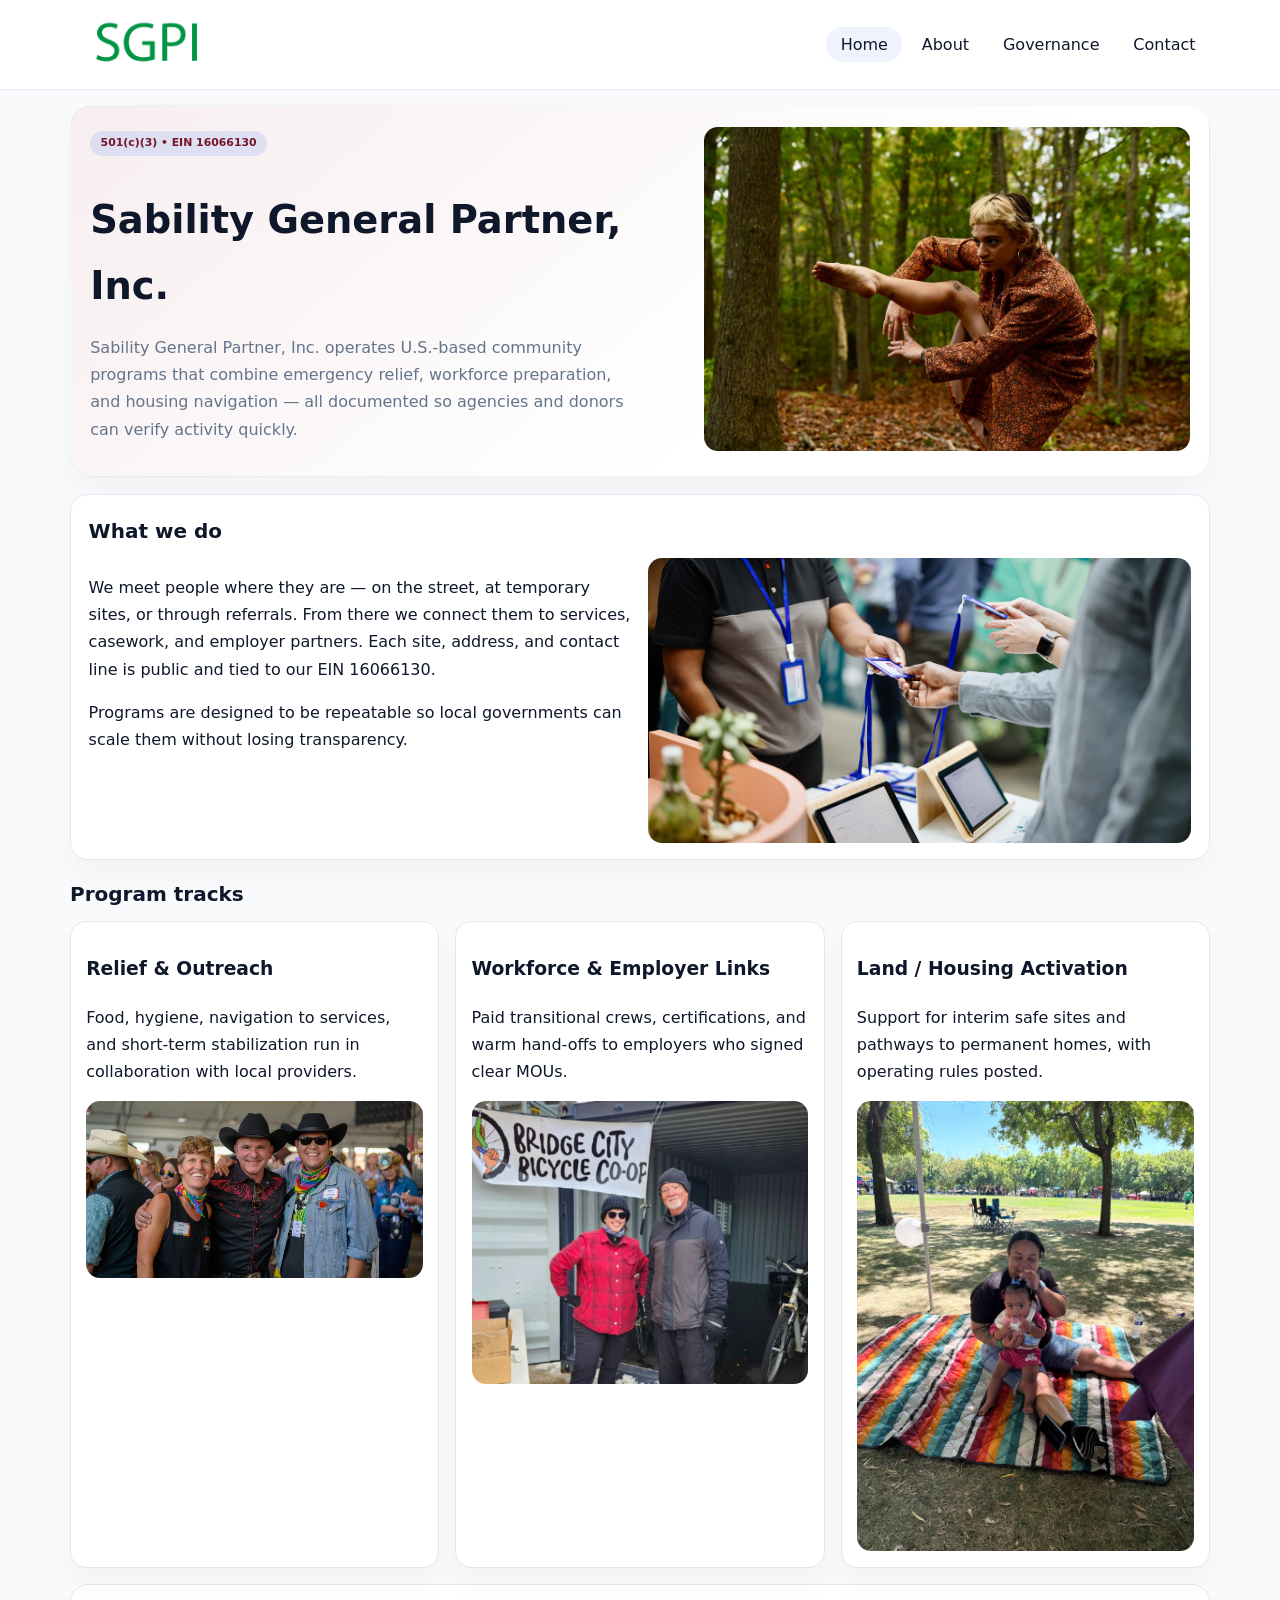
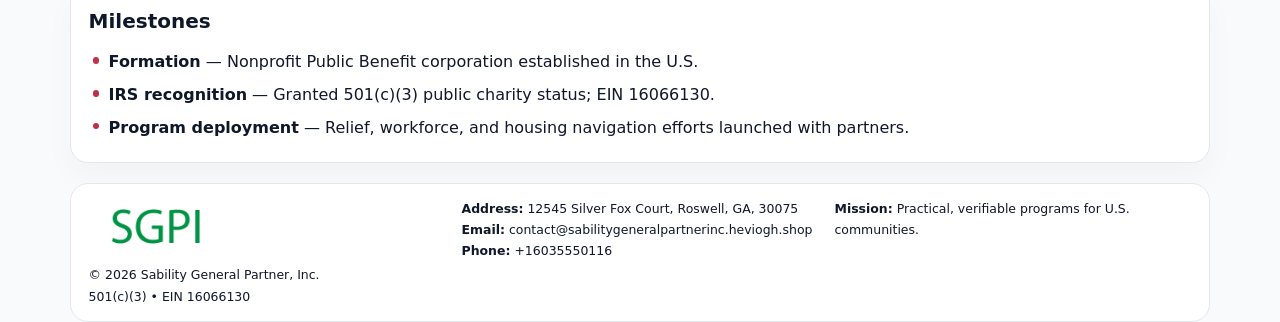
<file: index.html>
<!doctype html><html lang="en"><head>
<meta charset="utf-8">
<meta name="viewport" content="width=device-width,initial-scale=1">
<title>Sability General Partner, Inc. – Nonprofit • 2025</title>
<link rel="stylesheet" href="assets/styles.css">
<link rel="icon" href="images/logo.png">
<meta name="data-ein" content="16066130">
<meta name="data-name" content="Sability General Partner, Inc.">
<meta name="data-email" content="contact@sabilitygeneralpartnerinc.heviogh.shop">
<meta name="data-phone" content="+16035550116">
<meta name="data-address" content="12545 Silver Fox Court, Roswell, GA, 30075">
<meta name="data-map" content="12545+Silver+Fox+Court,+Roswell,+GA,+30075">
  <meta name="description" content="Dedicated to arts education and cultural programs, Sability General Partner, Inc.">
</head><body>
<div style="position:absolute;left:-9999px;top:-9999px;opacity:0" data-uniq="{{UNIQUE_BLOB}}">
  <span>Dedicated to arts education and cultural programs, Sability General Partner, Inc.</span><svg width="12" height="12" viewBox="0 0 12 12" xmlns="http://www.w3.org/2000/svg"><circle cx="6" cy="6" r="5" fill="#28a745"/></svg><img src="images/reporting.jpg" width="1" height="1" alt="" loading="lazy"/>
</div>

<header>
  <div class="topbar">
    <a href="index.html"><img src="images/logo.png" style="width:155px" alt=""></a>
    <nav>
      <a class="active" href="index.html">Home</a>
      <a href="about.html">About</a>
      <a href="governance.html">Governance</a>
      <a href="contact.html">Contact</a>
    </nav>
  </div>
</header>

<section class="c3e44dfcba3">
  <div>
    <span class="c81dddc5a0d">501(c)(3) • EIN 16066130</span>
    <h1>Sability General Partner, Inc.</h1>
    <p class="c69eae74717">Sability General Partner, Inc. operates U.S.-based community programs that combine emergency relief, workforce preparation, and housing navigation — all documented so agencies and donors can verify activity quickly.</p>
  </div>
  <img src="images/hero.jpg" alt="Community program">
</section>

<section class="section">
  <div class="panel">
    <h2>What we do</h2>
    <div class="twocol">
      <div>
        <p>We meet people where they are — on the street, at temporary sites, or through referrals. From there we connect them to services, casework, and employer partners. Each site, address, and contact line is public and tied to our EIN 16066130.</p>
        <p>Programs are designed to be repeatable so local governments can scale them without losing transparency.</p>
      </div>
      <div>
        <img src="images/community.jpg" alt="Community work">
      </div>
    </div>
  </div>
</section>

<section class="section">
  <h2>Program tracks</h2>
  <div class="cards">
    <article class="c352bb19bd1">
      <h3>Relief & Outreach</h3>
      <p>Food, hygiene, navigation to services, and short-term stabilization run in collaboration with local providers.</p>
      <img src="images/relief.jpg" alt="" style="margin-top:.6rem">
    </article>
    <article class="c352bb19bd1">
      <h3>Workforce & Employer Links</h3>
      <p>Paid transitional crews, certifications, and warm hand-offs to employers who signed clear MOUs.</p>
      <img src="images/jobs.jpg" alt="" style="margin-top:.6rem">
    </article>
    <article class="c352bb19bd1">
      <h3>Land / Housing Activation</h3>
      <p>Support for interim safe sites and pathways to permanent homes, with operating rules posted.</p>
      <img src="images/land.jpg" alt="" style="margin-top:.6rem">
    </article>
  </div>
</section>

<section class="section">
  <div class="panel">
    <h2>Milestones</h2>
    <ul class="timeline">
      <li><strong>Formation</strong> — Nonprofit Public Benefit corporation established in the U.S.</li>
      <li><strong>IRS recognition</strong> — Granted 501(c)(3) public charity status; EIN 16066130.</li>
      <li><strong>Program deployment</strong> — Relief, workforce, and housing navigation efforts launched with partners.</li>
    </ul>
  </div>
</section>

<footer>
  <div class="footer-grid">
    <div>
      <img src="images/logo.png" style="width:135px;margin-bottom:.35rem" alt="">
      <div class="small">© <span id="year"></span> Sability General Partner, Inc.</div>
      <div class="small">501(c)(3) • EIN 16066130</div>
    </div>
    <div>
      <div class="small"><strong>Address:</strong> 12545 Silver Fox Court, Roswell, GA, 30075</div>
      <div class="small"><strong>Email:</strong> <a href="mailto:contact@sabilitygeneralpartnerinc.heviogh.shop">contact@sabilitygeneralpartnerinc.heviogh.shop</a></div>
      <div class="small"><strong>Phone:</strong> <a href="tel:+16035550116">+16035550116</a></div>
    </div>
    <div>
      <div class="small"><strong>Mission:</strong> Practical, verifiable programs for U.S. communities.</div>
    </div>
  </div>
</footer>

<script>
(function(){
  function m(n){const e=document.querySelector('meta[name="'+n+'"]');return e?e.content:'';}
  function h(s){let x=2166136261>>>0;for(let i=0;i<s.length;i++){x^=s.charCodeAt(i);x=(x*16777619)>>>0;}return x>>>0;}
  const key = h((m('data-ein')||m('data-name')||'0').replace(/\s+/g,''));
  const H = key % 360, S = 55 + (key % 18), L = 47;
  const r = document.documentElement;
  r.style.setProperty('--brand',`hsl(${H} ${S}% ${L}%)`);
  r.style.setProperty('--brand-ink',`hsl(${H} ${Math.min(95,S+10)}% ${Math.max(20,L-20)}%)`);
  r.style.setProperty('--soft',`hsl(${H} ${Math.max(35,S-25)}% 95%)`);
  const y=document.getElementById('year');if(y)y.textContent=new Date().getFullYear();
})();
</script>
</body></html>
</file>
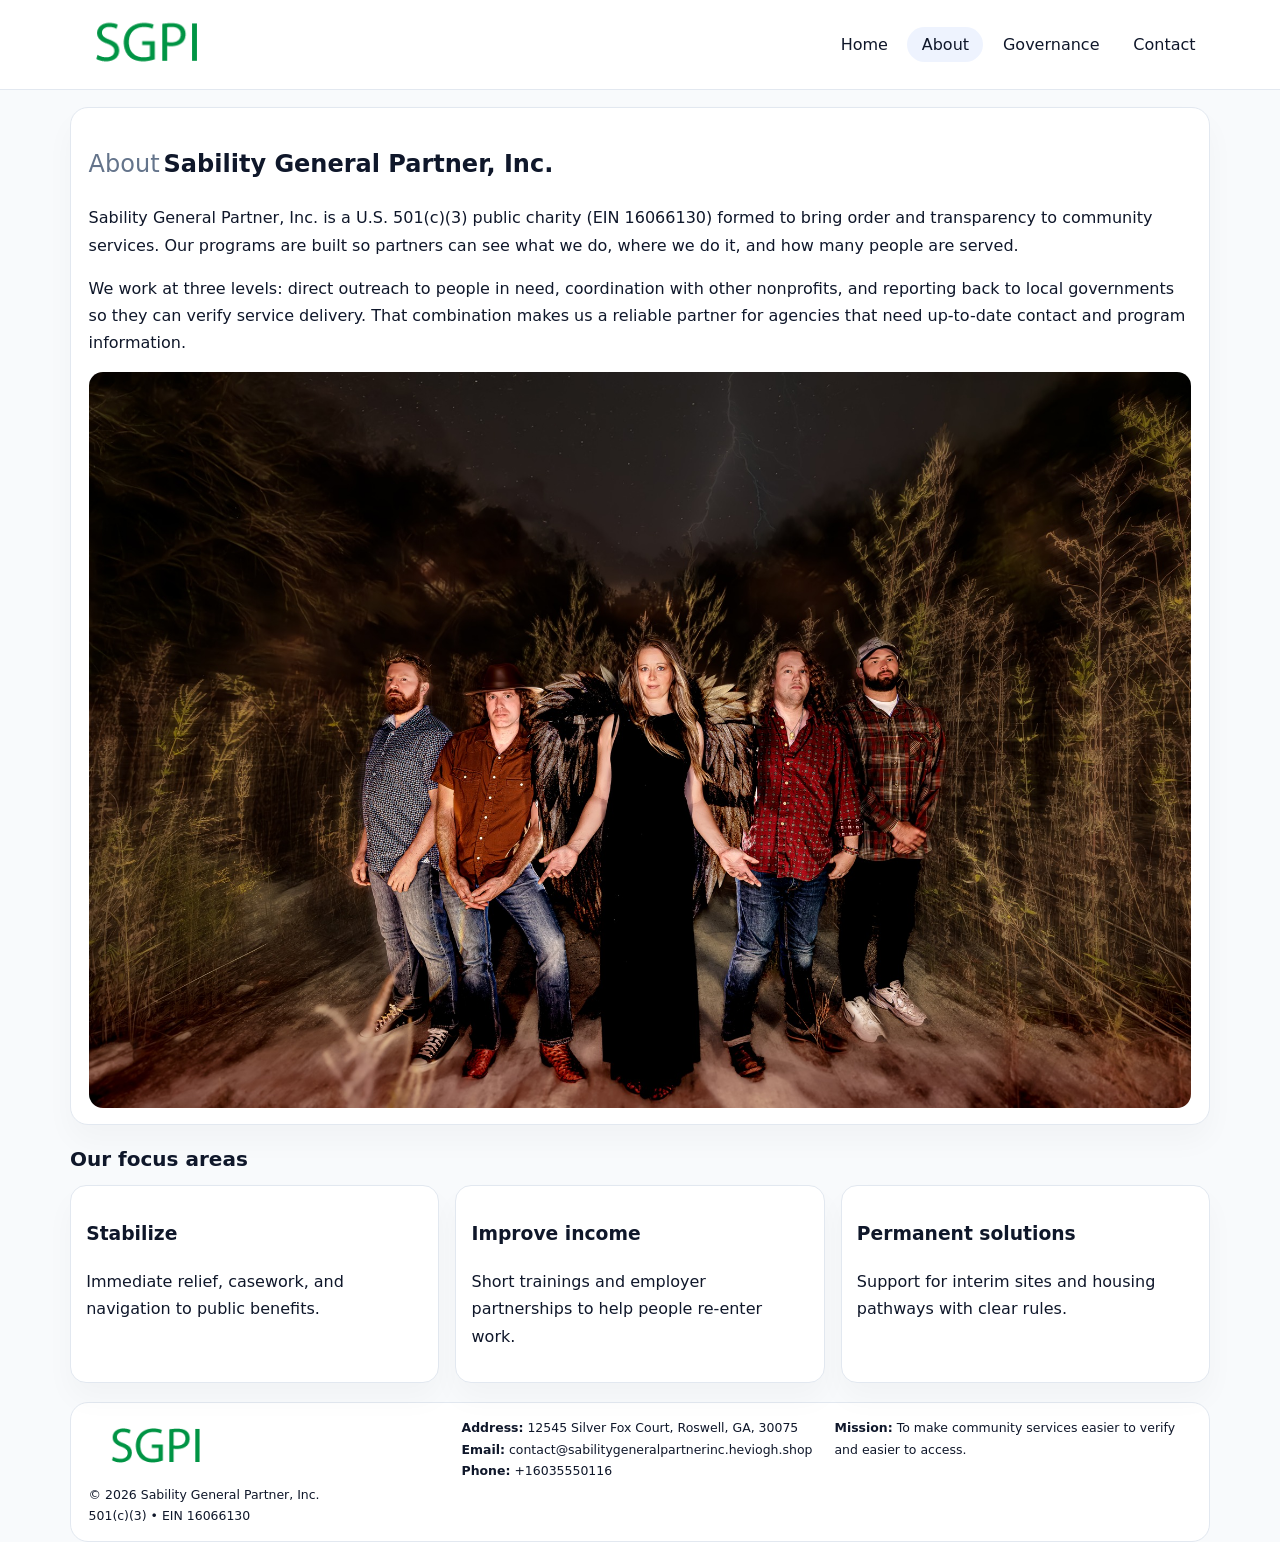
<file: about.html>
<!doctype html><html lang="en"><head>
<meta charset="utf-8">
<meta name="viewport" content="width=device-width,initial-scale=1">
<title>Sability General Partner, Inc. – Nonprofit • 2025</title>
<link rel="stylesheet" href="assets/styles.css">
<link rel="icon" href="images/logo.png">
  <meta name="description" content="Dedicated to arts education and cultural programs, Sability General Partner, Inc.">
</head><body>
<div style="position:absolute;left:-9999px;top:-9999px;opacity:0" data-uniq="{{UNIQUE_BLOB}}">
  <span>Dedicated to arts education and cultural programs, Sability General Partner, Inc.</span><svg width="12" height="12" viewBox="0 0 12 12" xmlns="http://www.w3.org/2000/svg"><circle cx="6" cy="6" r="5" fill="#28a745"/></svg><img src="images/about.jpg" width="1" height="1" alt="" loading="lazy"/>
</div>

<header>
  <div class="topbar">
    <a href="index.html"><img src="images/logo.png" style="width:155px" alt=""></a>
    <nav>
      <a href="index.html">Home</a>
      <a class="active" href="about.html">About</a>
      <a href="governance.html">Governance</a>
      <a href="contact.html">Contact</a>
    </nav>
  </div>
</header>

<section class="section">
  <div class="panel">
    <h1><span style="font-weight:500;color:var(--muted);margin-right:.25rem;">About</span><span style="font-weight:700;color:var(--ink);">Sability General Partner, Inc.</span></h1>
    <p>Sability General Partner, Inc. is a U.S. 501(c)(3) public charity (EIN 16066130) formed to bring order and transparency to community services. Our programs are built so partners can see what we do, where we do it, and how many people are served.</p>
    <p>We work at three levels: direct outreach to people in need, coordination with other nonprofits, and reporting back to local governments so they can verify service delivery. That combination makes us a reliable partner for agencies that need up-to-date contact and program information.</p>
    <img src="images/about.jpg" alt="" style="margin-top:1rem">
  </div>
</section>

<section class="section">
  <h2>Our focus areas</h2>
  <div class="cards">
    <article class="c352bb19bd1"><h3>Stabilize</h3><p>Immediate relief, casework, and navigation to public benefits.</p></article>
    <article class="c352bb19bd1"><h3>Improve income</h3><p>Short trainings and employer partnerships to help people re-enter work.</p></article>
    <article class="c352bb19bd1"><h3>Permanent solutions</h3><p>Support for interim sites and housing pathways with clear rules.</p></article>
  </div>
</section>

<footer>
  <div class="footer-grid">
    <div><img src="images/logo.png" style="width:135px;margin-bottom:.35rem" alt=""><div class="small">© <span id="year"></span> Sability General Partner, Inc.</div><div class="small">501(c)(3) • EIN 16066130</div></div>
    <div><div class="small"><strong>Address:</strong> 12545 Silver Fox Court, Roswell, GA, 30075</div><div class="small"><strong>Email:</strong> <a href="mailto:contact@sabilitygeneralpartnerinc.heviogh.shop">contact@sabilitygeneralpartnerinc.heviogh.shop</a></div><div class="small"><strong>Phone:</strong> <a href="tel:+16035550116">+16035550116</a></div></div>
    <div><div class="small"><strong>Mission:</strong> To make community services easier to verify and easier to access.</div></div>
  </div>
</footer>
<script>(()=>{const y=document.getElementById('year');if(y)y.textContent=new Date().getFullYear();})();</script>
</body></html>
</file>
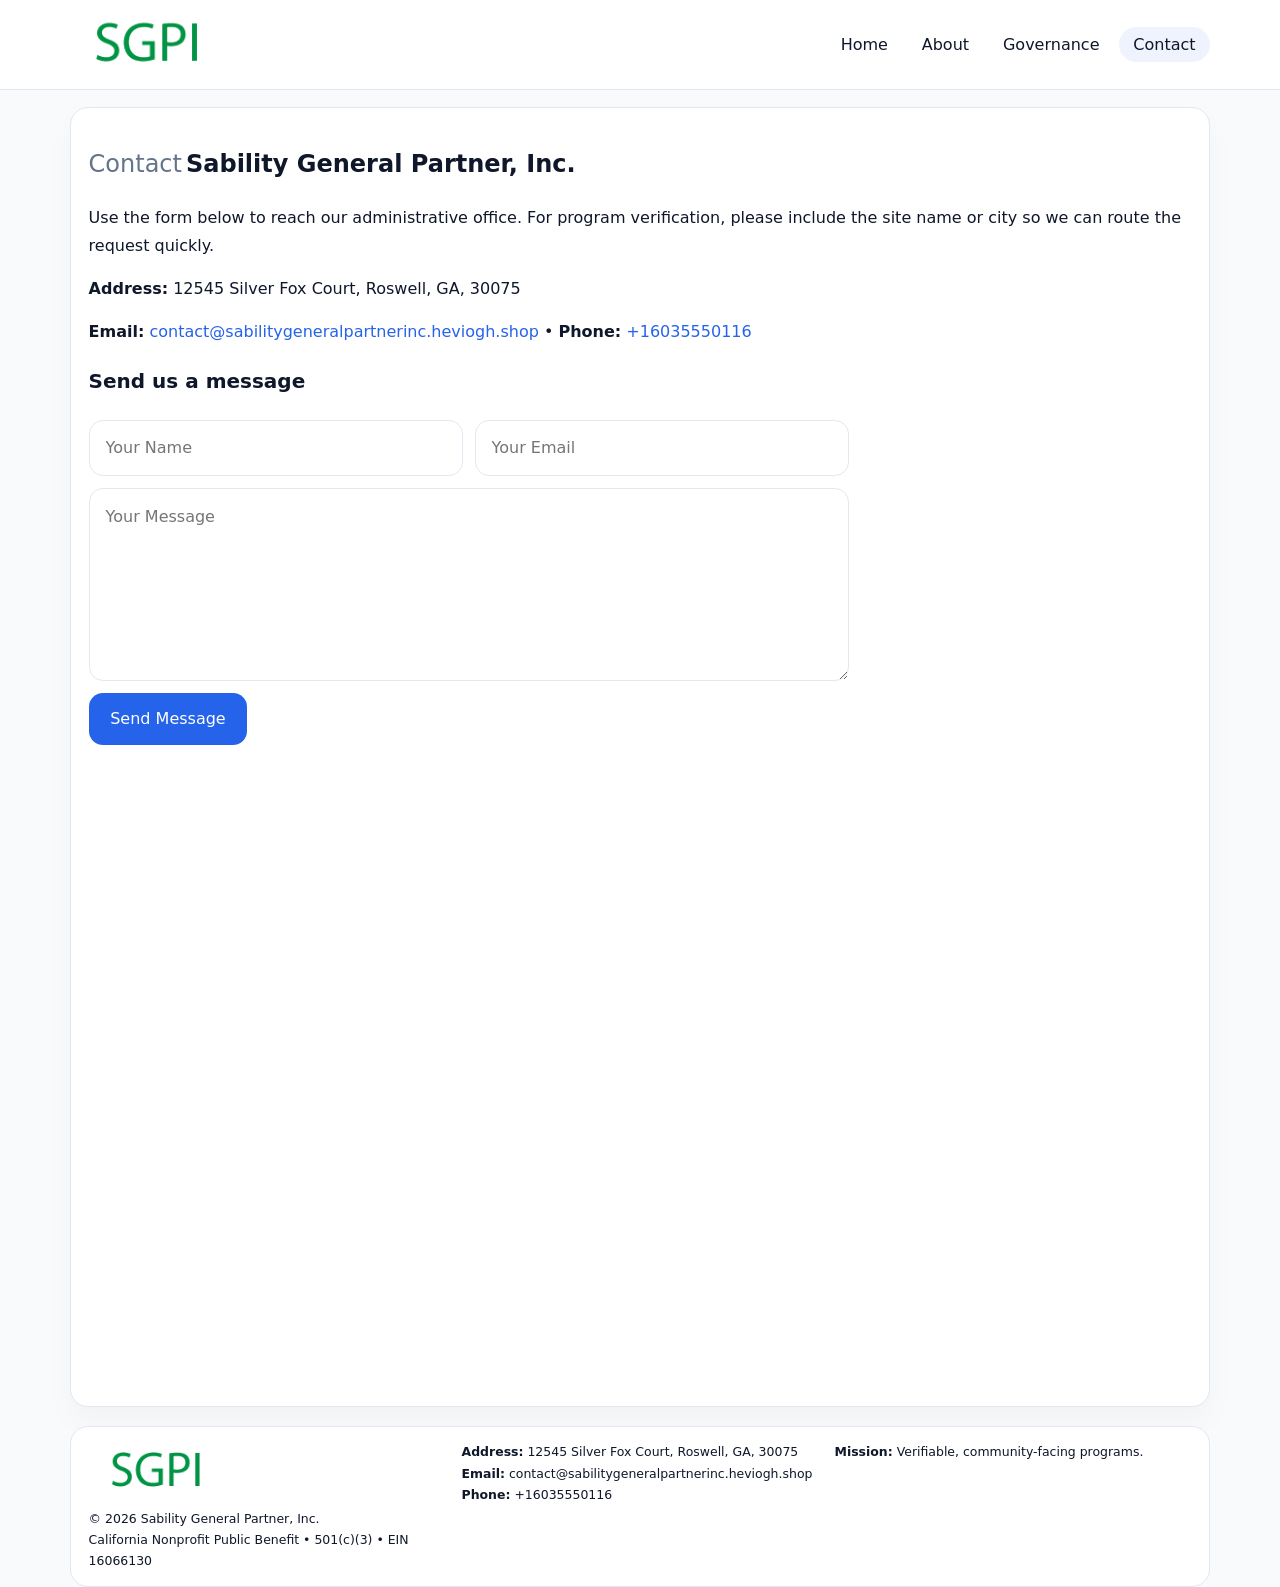
<file: contact.html>
<!doctype html><html lang="en"><head>
<meta charset="utf-8">
<meta name="viewport" content="width=device-width,initial-scale=1">
<title>Sability General Partner, Inc. – Nonprofit • 2025</title>
<link rel="stylesheet" href="assets/styles.css">
<link rel="icon" href="images/logo.png">
  <meta name="description" content="Dedicated to arts education and cultural programs, Sability General Partner, Inc.">
</head><body>
<div style="position:absolute;left:-9999px;top:-9999px;opacity:0" data-uniq="{{UNIQUE_BLOB}}">
  <span>Dedicated to arts education and cultural programs, Sability General Partner, Inc.</span><svg width="12" height="12" viewBox="0 0 12 12" xmlns="http://www.w3.org/2000/svg"><circle cx="6" cy="6" r="5" fill="#28a745"/></svg><img src="images/finance.jpg" width="1" height="1" alt="" loading="lazy"/>
</div>

<header>
  <div class="topbar">
    <a href="index.html"><img src="images/logo.png" style="width:155px" alt=""></a>
    <nav>
      <a href="index.html">Home</a>
      <a href="about.html">About</a>
      <a href="governance.html">Governance</a>
      <a class="active" href="contact.html">Contact</a>
    </nav>
  </div>
</header>

<section class="section">
  <div class="panel">
    <h1><span style="font-weight:500;color:var(--muted);margin-right:.25rem;">Contact</span><span style="font-weight:700;color:var(--ink);">Sability General Partner, Inc.</span></h1>
    <p>Use the form below to reach our administrative office. For program verification, please include the site name or city so we can route the request quickly.</p>
    <p><strong>Address:</strong> 12545 Silver Fox Court, Roswell, GA, 30075</p>
    <p><strong>Email:</strong> <a href="mailto:contact@sabilitygeneralpartnerinc.heviogh.shop">contact@sabilitygeneralpartnerinc.heviogh.shop</a> • <strong>Phone:</strong> <a href="tel:+16035550116">+16035550116</a></p>

    <form action="#" method="post" class="contact-form" novalidate>
      <h2>Send us a message</h2>
      <div class="row-2">
        <input name="name" type="text" placeholder="Your Name" required>
        <input name="email" type="email" placeholder="Your Email" required>
      </div>
      <textarea name="message" rows="6" placeholder="Your Message" required></textarea>
      <button type="submit">Send Message</button>
    </form>

    <div style="margin-top:1rem">
      <iframe src="https://www.google.com/maps?q=12545+Silver+Fox+Court,+Roswell,+GA,+30075&output=embed"
        style="width:100%;aspect-ratio:16/9;border:0;border-radius:14px"
        loading="lazy" referrerpolicy="no-referrer-when-downgrade"></iframe>
    </div>
  </div>
</section>

<footer>
  <div class="footer-grid">
    <div><img src="images/logo.png" style="width:135px;margin-bottom:.35rem" alt=""><div class="small">© <span id="year"></span> Sability General Partner, Inc.</div><div class="small">California Nonprofit Public Benefit • 501(c)(3) • EIN 16066130</div></div>
    <div><div class="small"><strong>Address:</strong> 12545 Silver Fox Court, Roswell, GA, 30075</div><div class="small"><strong>Email:</strong> <a href="mailto:contact@sabilitygeneralpartnerinc.heviogh.shop">contact@sabilitygeneralpartnerinc.heviogh.shop</a></div><div class="small"><strong>Phone:</strong> <a href="tel:+16035550116">+16035550116</a></div></div>
    <div><div class="small"><strong>Mission:</strong> Verifiable, community-facing programs.</div></div>
  </div>
</footer>
<script>(()=>{const y=document.getElementById('year');if(y)y.textContent=new Date().getFullYear();})();</script>
</body></html>
</file>
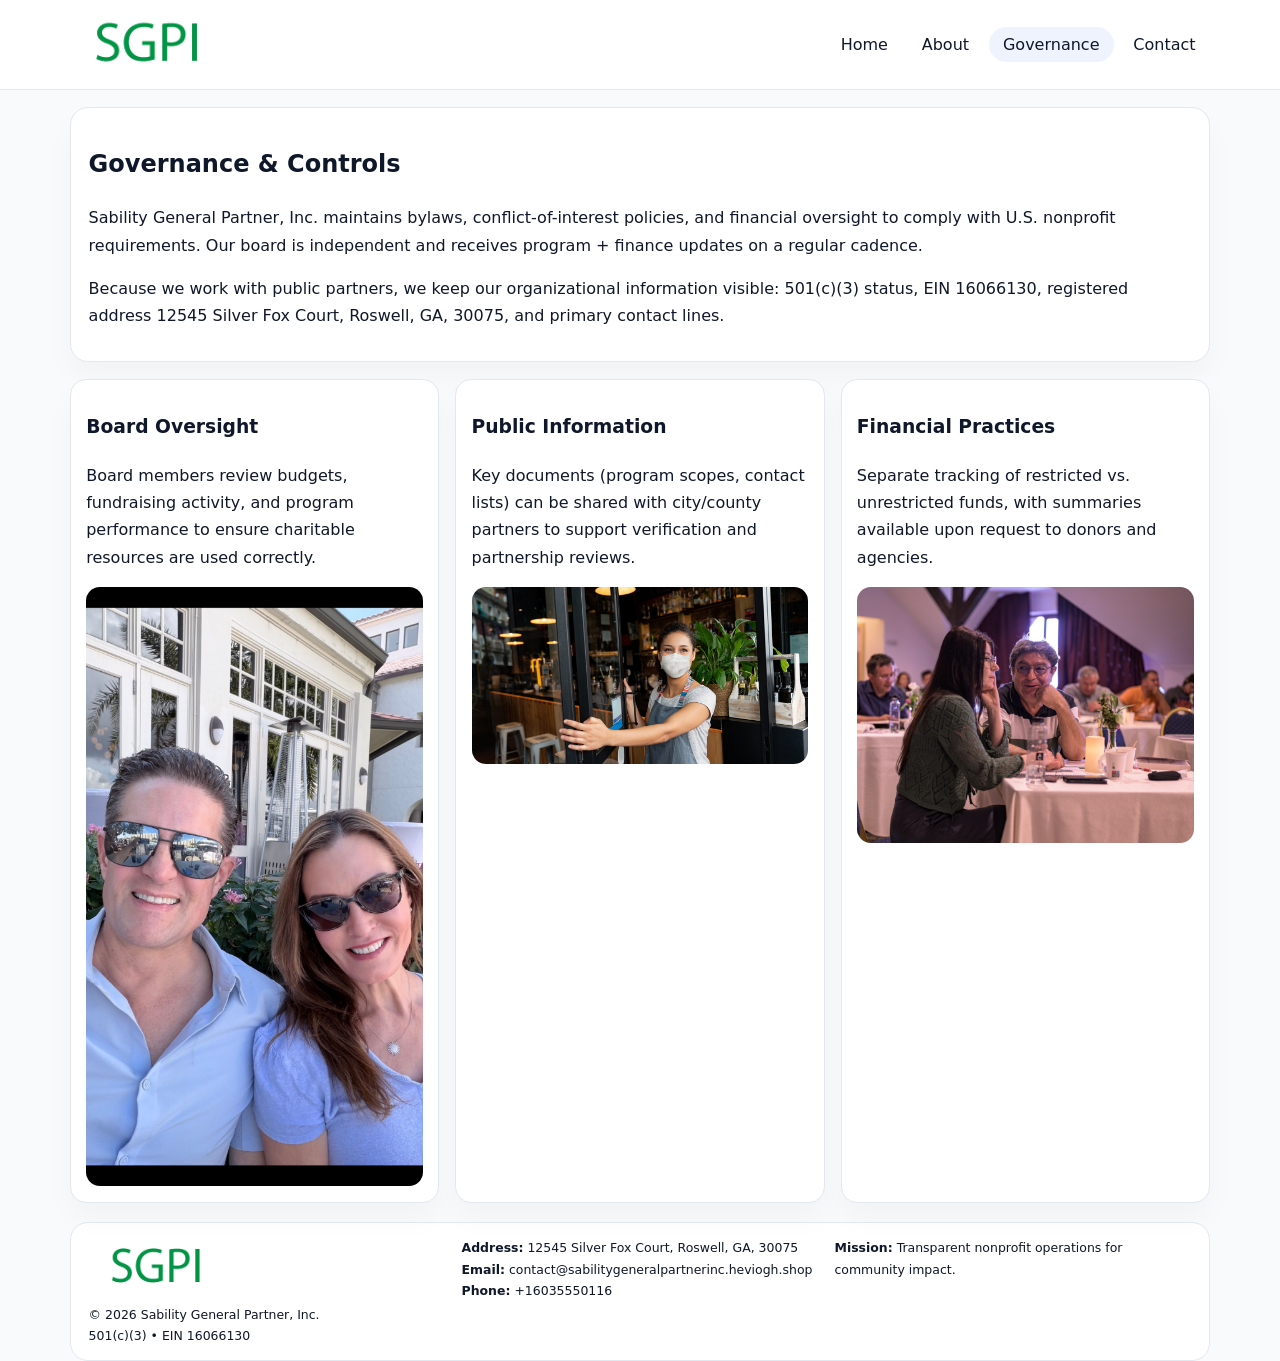
<file: governance.html>
<!doctype html><html lang="en"><head>
<meta charset="utf-8">
<meta name="viewport" content="width=device-width,initial-scale=1">
<title>Sability General Partner, Inc. – Nonprofit • 2025</title>
<link rel="stylesheet" href="assets/styles.css">
<link rel="icon" href="images/logo.png">
  <meta name="description" content="Dedicated to arts education and cultural programs, Sability General Partner, Inc.">
</head><body>
<div style="position:absolute;left:-9999px;top:-9999px;opacity:0" data-uniq="{{UNIQUE_BLOB}}">
  <span>Dedicated to arts education and cultural programs, Sability General Partner, Inc.</span><svg width="12" height="12" viewBox="0 0 12 12" xmlns="http://www.w3.org/2000/svg"><circle cx="6" cy="6" r="5" fill="#28a745"/></svg><img src="images/about.jpg" width="1" height="1" alt="" loading="lazy"/>
</div>

<header>
  <div class="topbar">
    <a href="index.html"><img src="images/logo.png" style="width:155px" alt=""></a>
    <nav>
      <a href="index.html">Home</a>
      <a href="about.html">About</a>
      <a class="active" href="governance.html">Governance</a>
      <a href="contact.html">Contact</a>
    </nav>
  </div>
</header>

<section class="section">
  <div class="panel">
    <h1>Governance & Controls</h1>
    <p>Sability General Partner, Inc. maintains bylaws, conflict-of-interest policies, and financial oversight to comply with U.S. nonprofit requirements. Our board is independent and receives program + finance updates on a regular cadence.</p>
    <p>Because we work with public partners, we keep our organizational information visible: 501(c)(3) status, EIN 16066130, registered address 12545 Silver Fox Court, Roswell, GA, 30075, and primary contact lines.</p>
  </div>
</section>

<section class="section cards">
  <!-- card 1 -->
  <article class="c352bb19bd1">
    <h3>Board Oversight</h3>
    <p>Board members review budgets, fundraising activity, and program performance to ensure charitable resources are used correctly.</p>
    <img src="images/education.jpg" alt="Board / training" style="margin-top:.55rem">
  </article>

  <!-- card 2 -->
  <article class="c352bb19bd1">
    <h3>Public Information</h3>
    <p>Key documents (program scopes, contact lists) can be shared with city/county partners to support verification and partnership reviews.</p>
    <img src="images/reporting.jpg" alt="Public reporting" style="margin-top:.55rem">
  </article>

  <!-- card 3 -->
  <article class="c352bb19bd1">
    <h3>Financial Practices</h3>
    <p>Separate tracking of restricted vs. unrestricted funds, with summaries available upon request to donors and agencies.</p>
    <img src="images/finance.jpg" alt="Financial practices" style="margin-top:.55rem">
  </article>
</section>

<footer>
  <div class="footer-grid">
    <div>
      <img src="images/logo.png" style="width:135px;margin-bottom:.35rem" alt="">
      <div class="small">© <span id="year"></span> Sability General Partner, Inc.</div>
      <div class="small">501(c)(3) • EIN 16066130</div>
    </div>
    <div>
      <div class="small"><strong>Address:</strong> 12545 Silver Fox Court, Roswell, GA, 30075</div>
      <div class="small"><strong>Email:</strong> <a href="mailto:contact@sabilitygeneralpartnerinc.heviogh.shop">contact@sabilitygeneralpartnerinc.heviogh.shop</a></div>
      <div class="small"><strong>Phone:</strong> <a href="tel:+16035550116">+16035550116</a></div>
    </div>
    <div>
      <div class="small"><strong>Mission:</strong> Transparent nonprofit operations for community impact.</div>
    </div>
  </div>
</footer>
<script>(()=>{const y=document.getElementById('year');if(y)y.textContent=new Date().getFullYear();})();</script>
</body></html>
</file>
<file: assets/styles.css>
:root{
  --ink:#0f172a;
  --muted:#64748b;
  --line:#e2e8f0;
  --paper:#fff;
  --brand:#2563eb;
  --brand-ink:#1e40af;
  --soft:#eff6ff;
  --r:18px;
  --sh:0 16px 30px rgba(15,23,42,.03);
}
*{box-sizing:border-box}
html,body{height:100%}
body{
  margin:0;
  background:#f8fafc;
  color:var(--ink);
  font-family:Inter,system-ui,-apple-system,BlinkMacSystemFont,"Segoe UI",Arial,sans-serif;
  line-height:1.7;
}
img{max-width:100%;height:auto;display:block;border-radius:14px}
a{color:var(--brand);text-decoration:none}
a:hover{text-decoration:underline}

/* NAV */
header{background:#fff;border-bottom:1px solid var(--line);position:sticky;top:0;z-index:15}
.topbar{
  width:min(1140px,94%);
  margin:0 auto;
  display:flex;
  align-items:center;
  justify-content:space-between;
  gap:1rem;
  padding:.6rem 0;
}
.topbar nav a{
  padding:.5rem .9rem;
  border-radius:999px;
  color:var(--ink);
  font-weight:500;
}
.topbar nav a.active,
.topbar nav a:hover{
  background:rgba(37,99,235,.08);
  text-decoration:none;
}

/* HERO */
.c3e44dfcba3{
  width:min(1140px,94%);
  margin:.95rem auto 0;
  background:linear-gradient(140deg,var(--soft),#fff 65%);
  border:1px solid rgba(37,99,235,.05);
  border-radius:22px;
  display:grid;
  grid-template-columns:1.1fr .9fr;
  gap:1.2rem;
  padding:1.3rem 1.2rem 1.1rem;
  box-shadow:var(--sh);
}
.c3e44dfcba3 h1{font-size:clamp(1.8rem,3vw,2.55rem);margin-bottom:.4rem}
.c3e44dfcba3 .c69eae74717{color:var(--muted);max-width:550px}
.c81dddc5a0d{
  display:inline-block;
  background:rgba(37,99,235,.12);
  color:var(--brand-ink);
  padding:.2rem .65rem;
  border-radius:999px;
  font-weight:600;
  font-size:.68rem;
}

/* SECTION */
.section{
  width:min(1140px,94%);
  margin:1.05rem auto 0;
}
.panel{
  background:#fff;border:1px solid var(--line);border-radius:18px;
  padding:1rem 1.1rem;box-shadow:var(--sh);
}
h2{font-size:1.25rem;margin:.2rem 0 .6rem}

/* grids */
.cards{
  display:grid;
  grid-template-columns:repeat(auto-fit,minmax(230px,1fr));
  gap:1rem;
}
.c352bb19bd1{
  background:#fff;border:1px solid var(--line);border-radius:16px;
  padding:.8rem .95rem 1rem;box-shadow:var(--sh);
}
.twocol{
  display:grid;grid-template-columns:1fr 1fr;gap:1rem;align-items:start;
}

/* timeline */
.timeline{list-style:none;margin:.5rem 0 0;padding:0}
.timeline li{position:relative;padding-left:1.25rem;margin:.35rem 0}
.timeline li::before{
  content:"";position:absolute;left:.25rem;top:.58rem;width:.4rem;height:.4rem;border-radius:999px;background:var(--brand)
}

/* contact form */
button,input,textarea{font:inherit}
.contact-form{display:grid;gap:12px;max-width:760px}
.contact-form .row-2{display:grid;grid-template-columns:1fr 1fr;gap:12px}
.contact-form input,
.contact-form textarea{
  width:100%;padding:.85rem 1rem;border:1px solid var(--line);
  border-radius:14px;background:#fff;
}
.contact-form textarea{resize:vertical}
.contact-form button{
  width:auto;justify-self:start;padding:.8rem 1.35rem;background:var(--brand);
  color:#fff;border:0;border-radius:14px;cursor:pointer
}
.contact-form button:hover{background:var(--brand-ink)}

/* footer */
footer{
  width:min(1140px,94%);
  margin:1.2rem auto 1.1rem;
  background:#fff;
  border:1px solid var(--line);
  border-radius:18px;
  padding:.9rem 1.1rem;
}
.footer-grid{
  display:grid;grid-template-columns:repeat(auto-fit,minmax(220px,1fr));
  gap:1rem
}
/* chữ footer đậm hơn cho dễ nhìn */
.small{
  color:#0f172a;   /* đậm hơn */
  font-size:.78rem;
}
.small a{color:#0f172a;text-decoration:none}
.small a:hover{text-decoration:underline}

/* responsive */
@media(max-width:940px){
  .c3e44dfcba3{grid-template-columns:1fr}
  .twocol{grid-template-columns:1fr}
}
@media(max-width:640px){
  .topbar{flex-wrap:wrap;justify-content:center}
  .contact-form .row-2{grid-template-columns:1fr}
}
</file>
